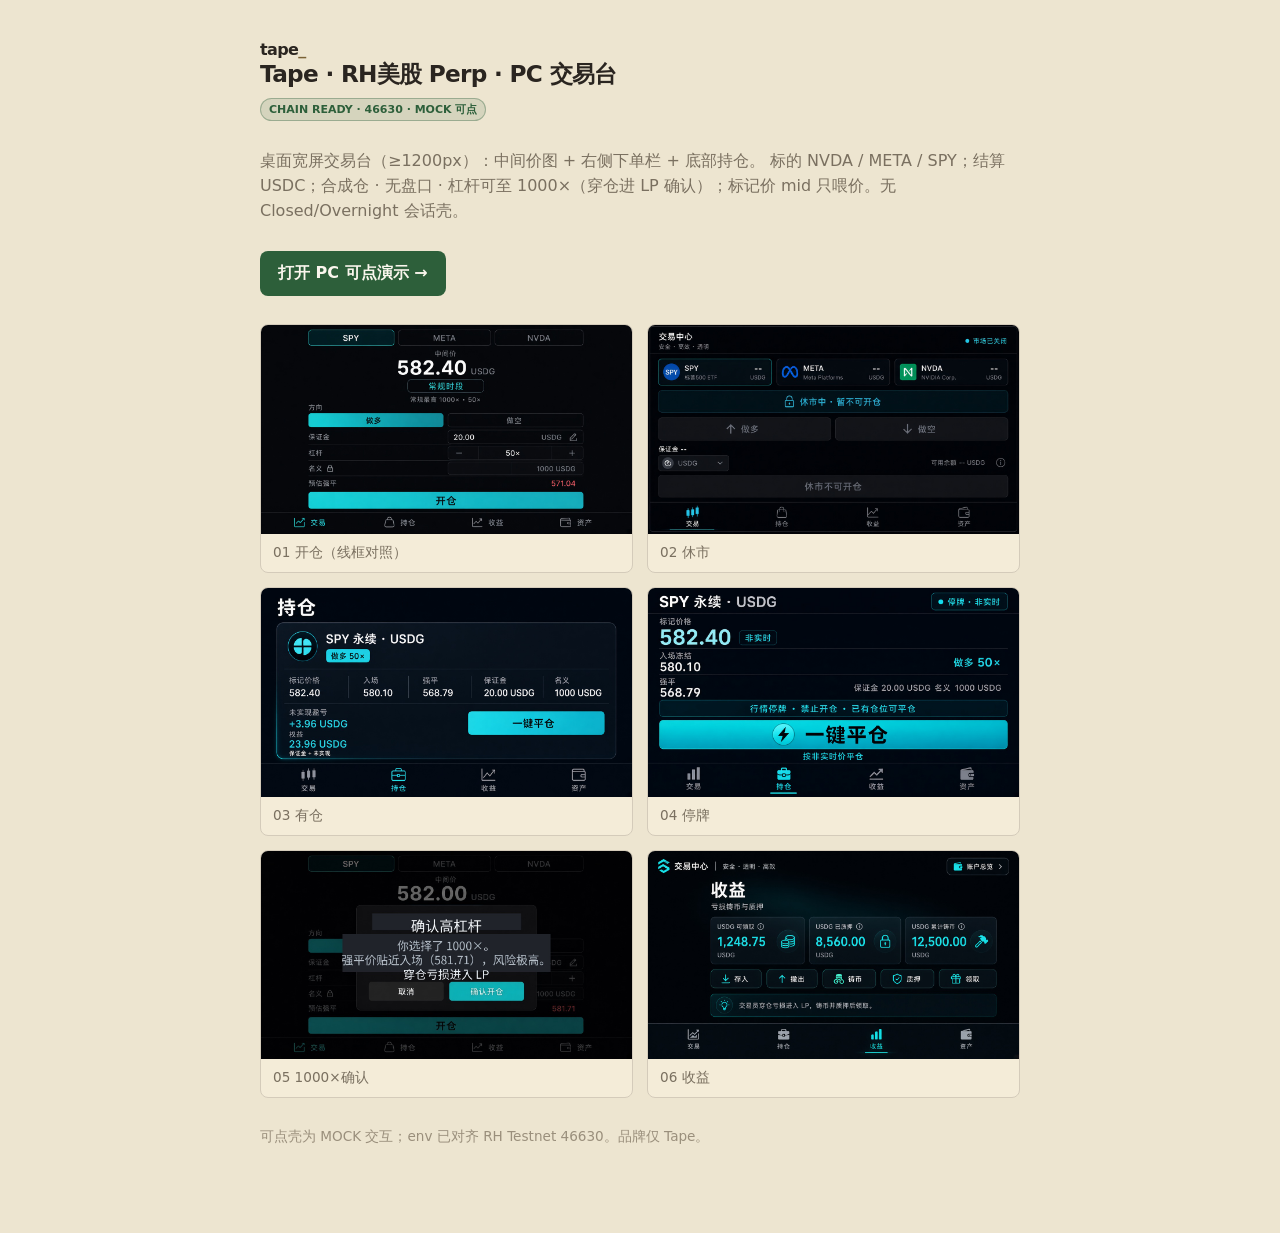
<file: index.html>
<!DOCTYPE html>
<html lang="zh-CN">
<head>
  <meta charset="UTF-8" />
  <meta name="viewport" content="width=device-width, initial-scale=1" />
  <title>Tape · UI v1.1 Preview</title>
  <style>
    :root { color-scheme: light; }
    body {
      margin: 0;
      font-family: Inter, ui-sans-serif, system-ui, sans-serif;
      background: #EDE5D0;
      color: #2A2520;
    }
    main { max-width: 760px; margin: 0 auto; padding: 40px 20px 72px; }
    h1 { font-size: 1.45rem; font-weight: 700; letter-spacing: -0.03em; margin: 0 0 8px; }
    .logo { font-weight: 700; letter-spacing: -0.04em; }
    .logo span { color: #7A6235; }
    p { color: #7A7060; line-height: 1.55; }
    a.cta {
      display: inline-block; margin: 12px 0 28px; padding: 12px 18px; border-radius: 8px;
      background: #2D5F3A; color: #FAF6ED; font-weight: 650; text-decoration: none;
    }
    a.cta:hover { filter: brightness(1.05); }
    .grid { display: grid; gap: 14px; grid-template-columns: 1fr; }
    @media (min-width: 640px) { .grid { grid-template-columns: 1fr 1fr; } }
    figure {
      margin: 0; background: #F4ECD8; border: 1px solid #D4CBBA;
      border-radius: 8px; overflow: hidden;
    }
    figcaption { padding: 10px 12px; font-size: 0.85rem; color: #7A7060; }
    img { width: 100%; display: block; }
    .note { font-size: 0.85rem; color: #9A8F7C; margin-top: 28px; }
    .pill {
      display: inline-block; font-size: 11px; padding: 3px 8px; border-radius: 999px;
      border: 1px solid rgba(45,95,58,0.35); background: rgba(45,95,58,0.12);
      color: #2D5F3A; font-weight: 600; margin-bottom: 12px;
    }
  </style>
</head>
<body>
  <main>
    <div class="logo">tape<span>_</span></div>
    <h1>Tape · RH美股 Perp · PC 交易台</h1>
    <span class="pill">CHAIN READY · 46630 · MOCK 可点</span>
    <p>
      桌面宽屏交易台（≥1200px）：中间价图 + 右侧下单栏 + 底部持仓。
      标的 NVDA / META / SPY；结算 USDC；合成仓 · 无盘口 · 杠杆可至 1000×（穿仓进 LP 确认）；标记价 mid 只喂价。无 Closed/Overnight 会话壳。
    </p>
    <a class="cta" href="./app/">打开 PC 可点演示 →</a>
    <div class="grid">
      <figure><img src="./01-open.jpg" alt="开仓线框" /><figcaption>01 开仓（线框对照）</figcaption></figure>
      <figure><img src="./02-closed.jpg" alt="休市线框" /><figcaption>02 休市</figcaption></figure>
      <figure><img src="./03-position.jpg" alt="有仓线框" /><figcaption>03 有仓</figcaption></figure>
      <figure><img src="./04-halt.jpg" alt="停牌线框" /><figcaption>04 停牌</figcaption></figure>
      <figure><img src="./05-1000x-confirm.jpg" alt="1000x确认" /><figcaption>05 1000×确认</figcaption></figure>
      <figure><img src="./06-earnings.jpg" alt="收益线框" /><figcaption>06 收益</figcaption></figure>
    </div>
    <p class="note">可点壳为 MOCK 交互；env 已对齐 RH Testnet 46630。品牌仅 Tape。</p>
  </main>
</body>
</html>
</file>
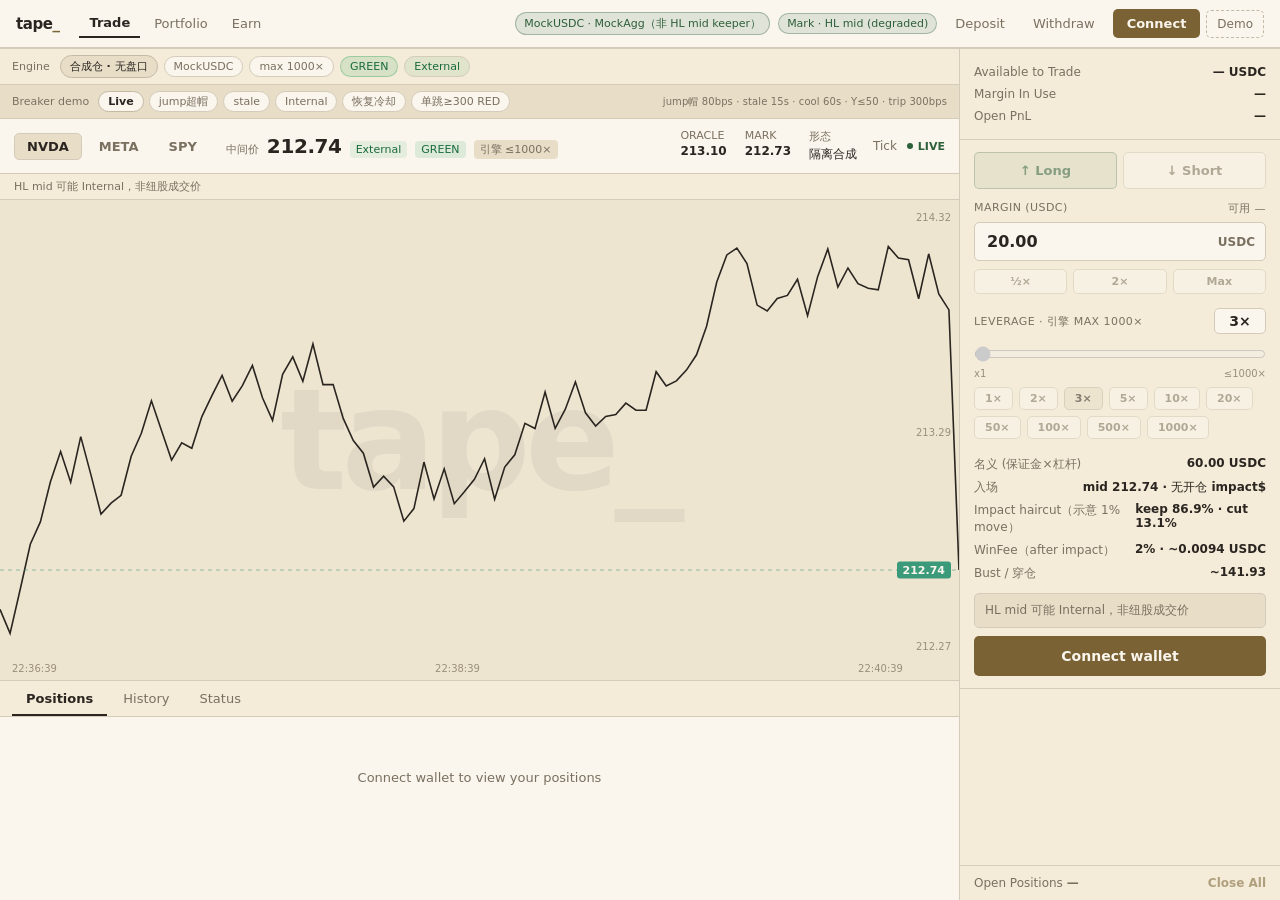
<file: app/index.html>
<!doctype html>
<html lang="zh-CN">
  <head>
    <meta charset="UTF-8" />
    <link rel="icon" type="image/svg+xml" href="./favicon.svg" />
    <meta name="viewport" content="width=device-width, initial-scale=1.0" />
    <meta name="theme-color" content="#EDE5D0" />
    <title>Tape · US Stock Perp</title>
    <script type="module" crossorigin src="./assets/index-CHVqS2N6.js"></script>
    <link rel="stylesheet" crossorigin href="./assets/index-Cv8dSCAq.css">
  </head>
  <body>
    <div id="root"></div>
  </body>
</html>
</file>
<file: app/assets/index-Cv8dSCAq.css>
:root{--bg:#ede5d0;--panel:#f4ecd8;--raised:#faf6ed;--sunken:#e8dec8;--border:#d4cbba;--border-strong:#c4b9a4;--ink:#2a2520;--muted:#7a7060;--muted-2:#9a8f7c;--positive:#2d5f3a;--positive-soft:#2d5f3a1f;--negative:#8b2020;--negative-soft:#8b20201f;--accent:#7a6235;--accent-hover:#69542c;--buy:#3a9a7a;--sell:#e05555;--chart-line:#2a2520;--live:#2d5f3a;--radius:8px;--radius-sm:5px;--rail-w:320px;--nav-h:48px;--bottom-h:220px;--font:Inter, ui-sans-serif, system-ui, -apple-system, "Segoe UI", "PingFang SC", "Noto Sans SC", sans-serif;font-family:var(--font);font-synthesis:none;text-rendering:optimizelegibility;-webkit-font-smoothing:antialiased;color:var(--ink);background:var(--bg)}*,:before,:after{box-sizing:border-box}html,body,#root{background:var(--bg);height:100%;color:var(--ink);margin:0}body{min-width:1200px;overflow:auto}button,input{font:inherit;color:inherit}button{cursor:pointer;background:0 0;border:none;padding:0}button:disabled{cursor:not-allowed;opacity:.55}.tabular{font-variant-numeric:tabular-nums}.desk{grid-template-rows:var(--nav-h) minmax(0, 1fr) auto;background:var(--bg);min-width:1200px;height:100vh;min-height:720px;display:grid}.desk-body{grid-template-columns:minmax(0, 1fr) var(--rail-w);border-top:1px solid var(--border);min-height:0;display:grid}.desk-main{border-right:1px solid var(--border);flex-direction:column;min-width:0;min-height:0;display:flex}.topnav{background:var(--raised);border-bottom:1px solid var(--border);height:var(--nav-h);align-items:center;gap:20px;padding:0 16px;display:flex}.topnav-logo{letter-spacing:-.03em;color:var(--ink);white-space:nowrap;font-size:15px;font-weight:700}.topnav-logo span{color:var(--accent)}.topnav-links{flex:1;align-items:center;gap:4px;display:flex}.topnav-links a,.topnav-links button.nav-link{color:var(--muted);border-radius:var(--radius-sm);padding:6px 10px;font-size:13px;text-decoration:none}.topnav-links a.active,.topnav-links button.nav-link.active{color:var(--ink);box-shadow:inset 0 -2px 0 var(--ink);border-radius:0;padding-bottom:8px;font-weight:600}.topnav-right{align-items:center;gap:8px;display:flex}.badge{border:1px solid var(--border);color:var(--muted);background:var(--sunken);white-space:nowrap;border-radius:999px;padding:3px 8px;font-size:11px}.badge.chain{color:var(--positive);background:var(--positive-soft);border-color:#2d5f3a59}.btn-ghost{color:var(--muted);border-radius:var(--radius-sm);padding:6px 10px;font-size:13px}.btn-ghost:hover{color:var(--ink);background:var(--sunken)}.btn-accent{color:#faf6ed;background:var(--accent);border-radius:var(--radius-sm);padding:7px 14px;font-size:13px;font-weight:600}.btn-accent:hover:not(:disabled){background:var(--accent-hover)}.connect-cluster{align-items:center;gap:6px;display:flex}.btn-demo{color:var(--muted);border:1px dashed var(--border-strong);border-radius:var(--radius-sm);padding:6px 10px;font-size:12px}.btn-demo:hover{color:var(--ink);background:var(--sunken)}.wallet-chip{font-variant-numeric:tabular-nums;border-radius:var(--radius-sm);border:1px solid var(--border);background:var(--raised);color:var(--ink);padding:6px 10px;font-size:12px}.wallet-chip:hover{border-color:var(--border-strong)}.avail-hint{color:var(--muted-2);margin-top:2px;font-size:11px}.btn-place{color:#faf6ed;background:var(--positive);border-radius:var(--radius-sm);width:100%;margin-top:8px;padding:12px 14px;font-size:14px;font-weight:650}.btn-place:hover:not(:disabled){filter:brightness(1.06)}.btn-place.short{background:var(--negative)}.btn-place.connect{background:var(--accent)}.btn-place.blocked{background:var(--border-strong);color:var(--muted)}.session-bar{background:var(--panel);border-bottom:1px solid var(--border);flex-shrink:0;align-items:center;gap:6px;padding:6px 12px;display:flex}.session-bar .lbl{color:var(--muted);margin-right:4px;font-size:11px}.chip{border:1px solid var(--border);color:var(--muted);background:var(--raised);border-radius:999px;padding:3px 9px;font-size:11px}.chip:hover{color:var(--ink);border-color:var(--border-strong)}.chip.active{color:var(--ink);background:var(--sunken);border-color:var(--border-strong);font-weight:600}.market-header{background:var(--raised);border-bottom:1px solid var(--border);flex-shrink:0;align-items:center;gap:16px;padding:10px 14px;display:flex}.market-select{gap:4px;display:flex}.market-select button{border-radius:var(--radius-sm);color:var(--muted);border:1px solid #0000;padding:5px 12px;font-size:13px;font-weight:600}.market-select button.active{color:var(--ink);background:var(--sunken);border-color:var(--border)}.mid-block{align-items:baseline;gap:8px;display:flex}.mid-block .label{color:var(--muted);font-size:11px}.mid-block .px{letter-spacing:-.02em;font-size:20px;font-weight:650}.mid-block .tag{background:var(--sunken);color:var(--muted);border-radius:4px;padding:2px 6px;font-size:11px}.stats{color:var(--muted);gap:18px;margin-left:auto;font-size:11px;display:flex}.stats b{color:var(--ink);margin-top:2px;font-size:12px;font-weight:600;display:block}.chart-tools{color:var(--muted);align-items:center;gap:10px;font-size:12px;display:flex}.live-dot{color:var(--live);align-items:center;gap:5px;font-size:11px;font-weight:600;display:inline-flex}.live-dot:before{content:"";background:var(--live);border-radius:50%;width:6px;height:6px}.chart-wrap{background:var(--bg);flex:1;min-height:280px;position:relative;overflow:hidden}.chart-watermark{pointer-events:none;letter-spacing:-.04em;color:#2a25200f;-webkit-user-select:none;user-select:none;z-index:0;justify-content:center;align-items:center;font-size:clamp(64px,12vw,140px);font-weight:700;display:flex;position:absolute;inset:0}.chart-wrap canvas,.chart-wrap svg{z-index:1;width:100%;height:100%;display:block;position:relative}.chart-axis-y{color:var(--muted-2);z-index:2;text-align:right;pointer-events:none;flex-direction:column;justify-content:space-between;font-size:10px;display:flex;position:absolute;top:12px;bottom:28px;right:8px}.chart-axis-x{color:var(--muted-2);z-index:2;pointer-events:none;justify-content:space-between;font-size:10px;display:flex;position:absolute;bottom:6px;left:12px;right:56px}.px-pill{z-index:3;color:#faf6ed;background:var(--buy);pointer-events:none;border-radius:3px;padding:2px 6px;font-size:11px;font-weight:650;position:absolute;right:8px;transform:translateY(-50%)}.order-rail{background:var(--panel);flex-direction:column;min-height:0;display:flex;overflow-y:auto}.rail-section{border-bottom:1px solid var(--border);padding:12px 14px}.rail-section:last-child{border-bottom:none}.acct-row{justify-content:space-between;align-items:baseline;padding:4px 0;font-size:12px;display:flex}.acct-row .k{color:var(--muted)}.acct-row .v{font-weight:600}.acct-row .v.pos{color:var(--positive)}.acct-row .v.neg{color:var(--negative)}.dir-seg{grid-template-columns:1fr 1fr;gap:6px;margin-bottom:12px;display:grid}.dir-seg button{border-radius:var(--radius-sm);border:1px solid var(--border);background:var(--raised);color:var(--muted);padding:10px 8px;font-size:13px;font-weight:650}.dir-seg button.long.active{background:var(--positive-soft);color:var(--positive);border-color:#2d5f3a73}.dir-seg button.short.active{background:var(--negative-soft);color:var(--negative);border-color:#8b202066}.field-label{color:var(--muted);text-transform:uppercase;letter-spacing:.04em;justify-content:space-between;margin-bottom:6px;font-size:11px;display:flex}.field-input{background:var(--raised);border:1px solid var(--border);border-radius:var(--radius-sm);align-items:center;gap:8px;padding:8px 10px;display:flex}.field-input input{font-variant-numeric:tabular-nums;background:0 0;border:none;outline:none;flex:1;min-width:0;font-size:16px;font-weight:650}.field-input .unit{color:var(--muted);font-size:12px;font-weight:600}.quick-row{gap:6px;margin-top:8px;display:flex}.quick-row button{border-radius:var(--radius-sm);border:1px solid var(--border);background:var(--raised);color:var(--muted);flex:1;padding:5px 0;font-size:11px;font-weight:600}.quick-row button:hover:not(:disabled){color:var(--ink);border-color:var(--border-strong)}.lev-head{justify-content:space-between;align-items:center;margin-top:14px;margin-bottom:8px;display:flex}.lev-head .lbl{color:var(--muted);text-transform:uppercase;letter-spacing:.04em;font-size:11px}.lev-box{text-align:center;border:1px solid var(--border);border-radius:var(--radius-sm);background:var(--raised);min-width:52px;padding:4px 8px;font-size:14px;font-weight:700}.lev-slider{width:100%;accent-color:var(--accent);margin:4px 0 6px}.lev-ends{color:var(--muted-2);justify-content:space-between;margin-bottom:8px;font-size:10px;display:flex}.lev-presets{flex-wrap:wrap;gap:6px;display:flex}.lev-presets button{border-radius:var(--radius-sm);border:1px solid var(--border);background:var(--raised);color:var(--muted);padding:4px 10px;font-size:11px;font-weight:600}.lev-presets button.active{color:var(--ink);border-color:var(--border-strong);background:var(--sunken)}.summary-row{color:var(--muted);justify-content:space-between;padding:3px 0;font-size:12px;display:flex}.summary-row b{color:var(--ink);font-weight:600}.banner{border-radius:var(--radius-sm);background:var(--sunken);color:var(--muted);border:1px solid var(--border);margin:8px 0 0;padding:8px 10px;font-size:12px}.banner.warn{color:var(--negative);background:var(--negative-soft);border-color:#8b202040}.banner.stale-mock{flex-direction:column;align-items:stretch;gap:8px;display:flex}.stale-mock-copy{line-height:1.4}.btn-refresh-mock{border-radius:var(--radius-sm);color:var(--ink);background:var(--raised);cursor:pointer;border:1px solid #8b202059;align-self:flex-start;padding:6px 12px;font-size:12px;font-weight:600}.btn-refresh-mock:hover:not(:disabled){background:var(--sunken)}.btn-refresh-mock:disabled{opacity:.55;cursor:not-allowed}.badge.chain.stale{color:var(--negative);background:var(--negative-soft);border-color:#8b202059}.rail-foot{border-top:1px solid var(--border);color:var(--muted);justify-content:space-between;margin-top:auto;padding:10px 14px;font-size:12px;display:flex}.rail-foot button{color:var(--accent);font-weight:600}.bottom-panel{border-top:1px solid var(--border);background:var(--raised);min-height:var(--bottom-h);flex-direction:column;max-height:280px;display:flex}.bottom-tabs{border-bottom:1px solid var(--border);background:var(--panel);gap:2px;padding:0 12px;display:flex}.bottom-tabs button{color:var(--muted);padding:10px 14px;font-size:13px}.bottom-tabs button.active{color:var(--ink);box-shadow:inset 0 -2px 0 var(--ink);font-weight:650}.pos-table-wrap{flex:1;position:relative;overflow:auto}.pos-empty{min-height:120px;color:var(--muted);justify-content:center;align-items:center;font-size:13px;display:flex}table.pos-table{border-collapse:collapse;width:100%;font-size:12px}table.pos-table th{text-align:left;color:var(--muted);border-bottom:1px solid var(--border);background:var(--raised);white-space:nowrap;padding:8px 12px;font-weight:500;position:sticky;top:0}table.pos-table td{border-bottom:1px solid var(--border);white-space:nowrap;font-variant-numeric:tabular-nums;padding:10px 12px}table.pos-table .asset{font-weight:650}table.pos-table .long{color:var(--positive)}table.pos-table .short{color:var(--negative)}table.pos-table .pos{color:var(--positive)}table.pos-table .neg{color:var(--negative)}.btn-close{border-radius:var(--radius-sm);border:1px solid var(--border);background:var(--sunken);color:var(--ink);padding:4px 10px;font-size:11px;font-weight:600}.btn-close:hover:not(:disabled){border-color:var(--border-strong)}.modal-backdrop{z-index:100;background:#2a252059;justify-content:center;align-items:center;display:flex;position:fixed;inset:0}.modal{background:var(--raised);border:1px solid var(--border);border-radius:var(--radius);width:min(400px,92vw);padding:20px 22px;box-shadow:0 12px 40px #2a25202e}.modal h3{margin:0 0 12px;font-size:16px}.modal p{color:var(--muted);margin:0 0 8px;font-size:13px;line-height:1.5}.modal .emphasis{color:var(--negative);font-size:14px;font-weight:700}.modal-actions{justify-content:flex-end;gap:8px;margin-top:16px;display:flex}.modal-actions .cancel{border-radius:var(--radius-sm);border:1px solid var(--border);background:var(--sunken);padding:8px 14px;font-size:13px;font-weight:600}.modal-actions .confirm{border-radius:var(--radius-sm);background:var(--positive);color:#faf6ed;padding:8px 14px;font-size:13px;font-weight:650}.toast{background:var(--ink);color:var(--raised);border-radius:var(--radius-sm);z-index:120;max-width:90vw;padding:10px 16px;font-size:13px;position:fixed;bottom:24px;left:50%;transform:translate(-50%);box-shadow:0 8px 24px #2a252040}.narrow-hint{display:none}@media (width<=1199px){.narrow-hint{z-index:50;background:var(--accent);color:#faf6ed;text-align:center;padding:8px 12px;font-size:12px;display:block;position:sticky;top:0}}.breaker-chip.breaker-green,.tag.breaker-chip.breaker-green{color:#1a6b3c;background:#2ea05a24;border-color:#2ea05a59}.breaker-chip.breaker-yellow,.tag.breaker-chip.breaker-yellow{color:#8a6a00;background:#dcb4282e;border-color:#b48c1466}.breaker-chip.breaker-orange,.tag.breaker-chip.breaker-orange{color:#a14a00;background:#e6782829;border-color:#c8641466}.breaker-chip.breaker-red,.tag.breaker-chip.breaker-red{color:#8b2020;background:#c8323224;border-color:#a0282866;font-weight:700}.mark-tag.external{color:#1a6b3c;background:#2ea05a1a}.mark-tag.internal{color:#8a6a00;background:#dcb42829}.mark-tag.stale{color:#a14a00;background:#e6782824}.mark-tag.circuit{color:#8b2020;background:#c832321f;font-weight:650}.demo-bar{background:var(--sunken);flex-wrap:wrap;gap:5px}.demo-bar .demo-chip{cursor:pointer;font-family:inherit}.demo-bar .demo-chip.active{color:var(--ink);background:var(--raised);border-color:var(--border-strong);font-weight:650}.demo-bar .demo-hint{color:var(--muted);letter-spacing:.01em;margin-left:auto;font-size:10px}.hl-mid-tip{color:var(--muted);background:var(--panel);border-bottom:1px solid var(--border);padding:5px 14px;font-size:11px}.banner.tip{color:var(--muted);background:var(--sunken);border-color:var(--border)}button.chip.demo-chip{cursor:pointer;font-family:inherit;line-height:1.2}button.chip.demo-chip:hover{color:var(--ink);border-color:var(--border-strong)}
</file>
